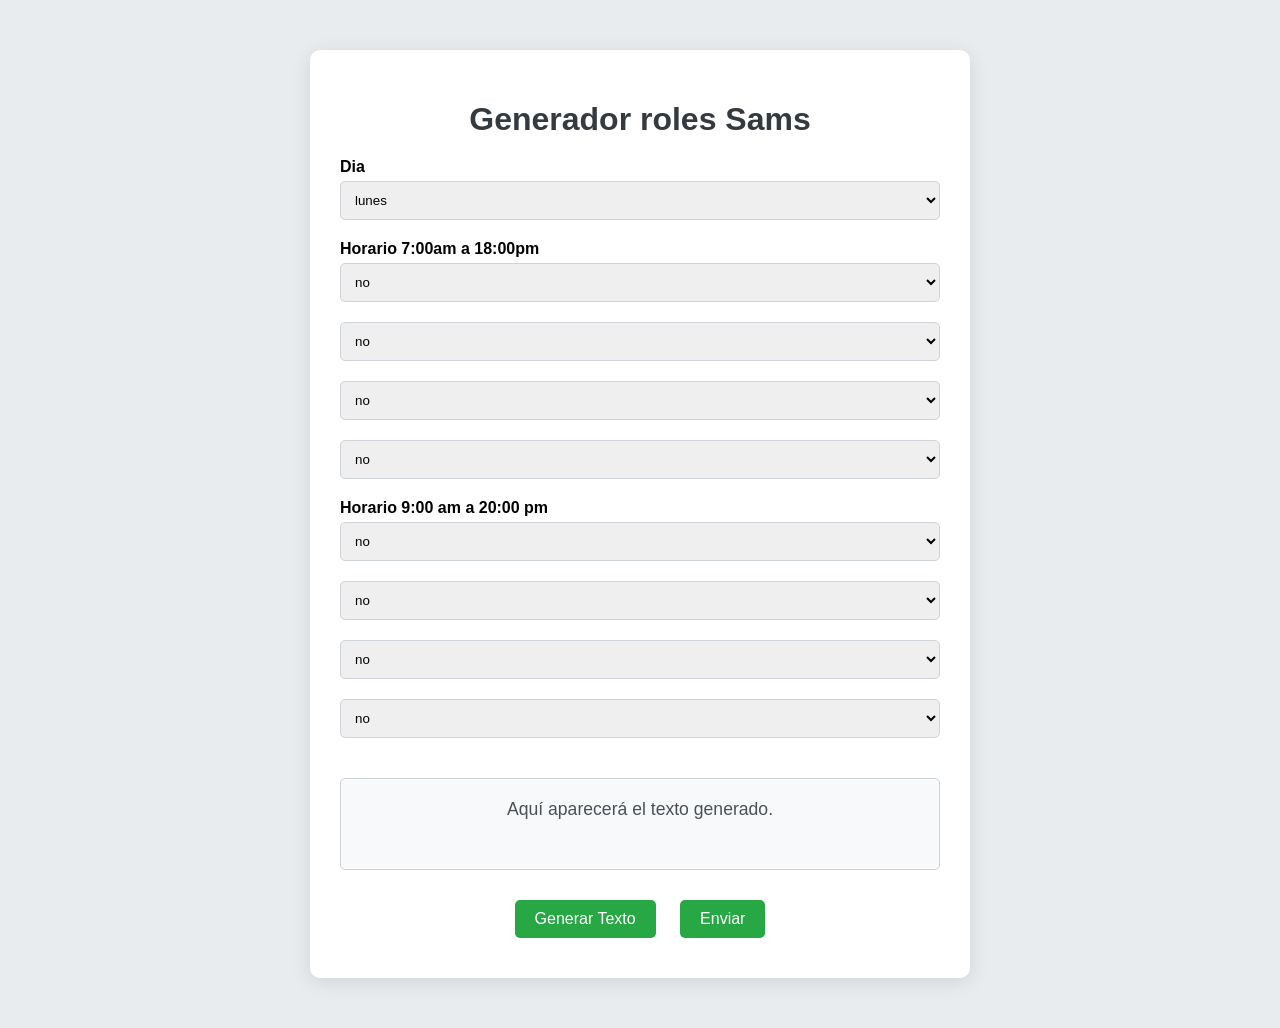
<file: index.html>
<!DOCTYPE html>
<html lang="es">
<head>
    <meta charset="UTF-8">
    <meta name="viewport" content="width=device-width, initial-scale=1.0">
    <title>Generador roles</title>
    <link rel="stylesheet" href="estilos.css">
</head>
<body>
    <div class="container">
        <h1>Generador roles Sams</h1>
        
        <div class="selectors">
            <label for="selector1">Dia</label>
            <select id="selectorxd">
                <option value="LUNES">lunes</option>
                <option value="MARTES">martes</option>
                <option value="MIERCOLES">miercoles</option>
                <option value="JUEVES">jueves</option>
                <option value="VIERNES">viernes</option>
                <option value="SABADO">sabado</option>
                <option value="DOMINGO">domingo</option>

            </select>
            <label for="selector1">Horario 7:00am a 18:00pm</label>
            <select id="selectora">
                <option value="">no</option>
                <option value="Alan Ramos">Alan</option>
                <option value="Axel Vera">Axel</option>
                <option value="Thalia Huerta">Thalia</option>
                <option value="Edmundo Paez">Edmundo</option>
                <option value="Jose Ricardo">Jose R</option>
                <option value="Noe Garfias">Noe</option>

            </select>
            <select id="selectorb">
                <option value="">no</option>
                <option value="Alan Ramos">Alan</option>
                <option value="Axel Vera">Axel</option>
                <option value="Thalia Huerta">Thalia</option>
                <option value="Edmundo Paez">Edmundo</option>
                <option value="Jose Ricardo">Jose R</option>
                <option value="Noe Garfias">Noe</option>

            </select>
            <select id="selectorc">
                <option value="">no</option>
                <option value="Alan Ramos">Alan</option>
                <option value="Axel Vera">Axel</option>
                <option value="Thalia Huerta">Thalia</option>
                <option value="Edmundo Paez">Edmundo</option>
                <option value="Jose Ricardo">Jose R</option>
                <option value="Noe Garfias">Noe</option>

            </select>
            <select id="selectord">
                <option value="">no</option>
                <option value="Alan Ramos">Alan</option>
                <option value="Axel Vera">Axel</option>
                <option value="Thalia Huerta">Thalia</option>
                <option value="Edmundo Paez">Edmundo</option>
                <option value="Jose Ricardo">Jose R</option>
                <option value="Noe Garfias">Noe</option>
            </select>

            <label for="selector2">Horario 9:00 am a 20:00 pm</label>
            <select id="selectore">
                <option value="">no</option>
                <option value="Alan Ramos">Alan</option>
                <option value="Axel Vera">Axel</option>
                <option value="Thalia Huerta">Thalia</option>
                <option value="Edmundo Paez">Edmundo</option>
                <option value="Jose Ricardo">Jose R</option>
                <option value="Noe Garfias">Noe</option>
            </select>
            <select id="selectorf">
                <option value="">no</option>
                <option value="Alan Ramos">Alan</option>
                <option value="Axel Vera">Axel</option>
                <option value="Thalia Huerta">Thalia</option>
                <option value="Edmundo Paez">Edmundo</option>
                <option value="Jose Ricardo">Jose R</option>
                <option value="Noe Garfias">Noe</option>
            </select>
            <select id="selectorg">
                <option value="">no</option>
                <option value="Alan Ramos">Alan</option>
                <option value="Axel Vera">Axel</option>
                <option value="Thalia Huerta">Thalia</option>
                <option value="Edmundo Paez">Edmundo</option>
                <option value="Jose Ricardo">Jose R</option>
                <option value="Noe Garfias">Noe</option>
            </select>
            <select id="selectorh">
                <option value="">no</option>
                <option value="Alan Ramos">Alan</option>
                <option value="Axel Vera">Axel</option>
                <option value="Thalia Huerta">Thalia</option>
                <option value="Edmundo Paez">Edmundo</option>
                <option value="Jose Ricardo">Jose R</option>
                <option value="Noe Garfias">Noe</option>
            </select>
        </div>

        <div id="text-output" class="text-output">Aquí aparecerá el texto generado.</div>
        <button id="generate-button" class="button">Generar Texto</button>
        <a id="whatsapp-share" class="button" href="#" target="_blank">Enviar</a>
    </div>
    <script src="script.js"></script>
</body>
</html>
</file>
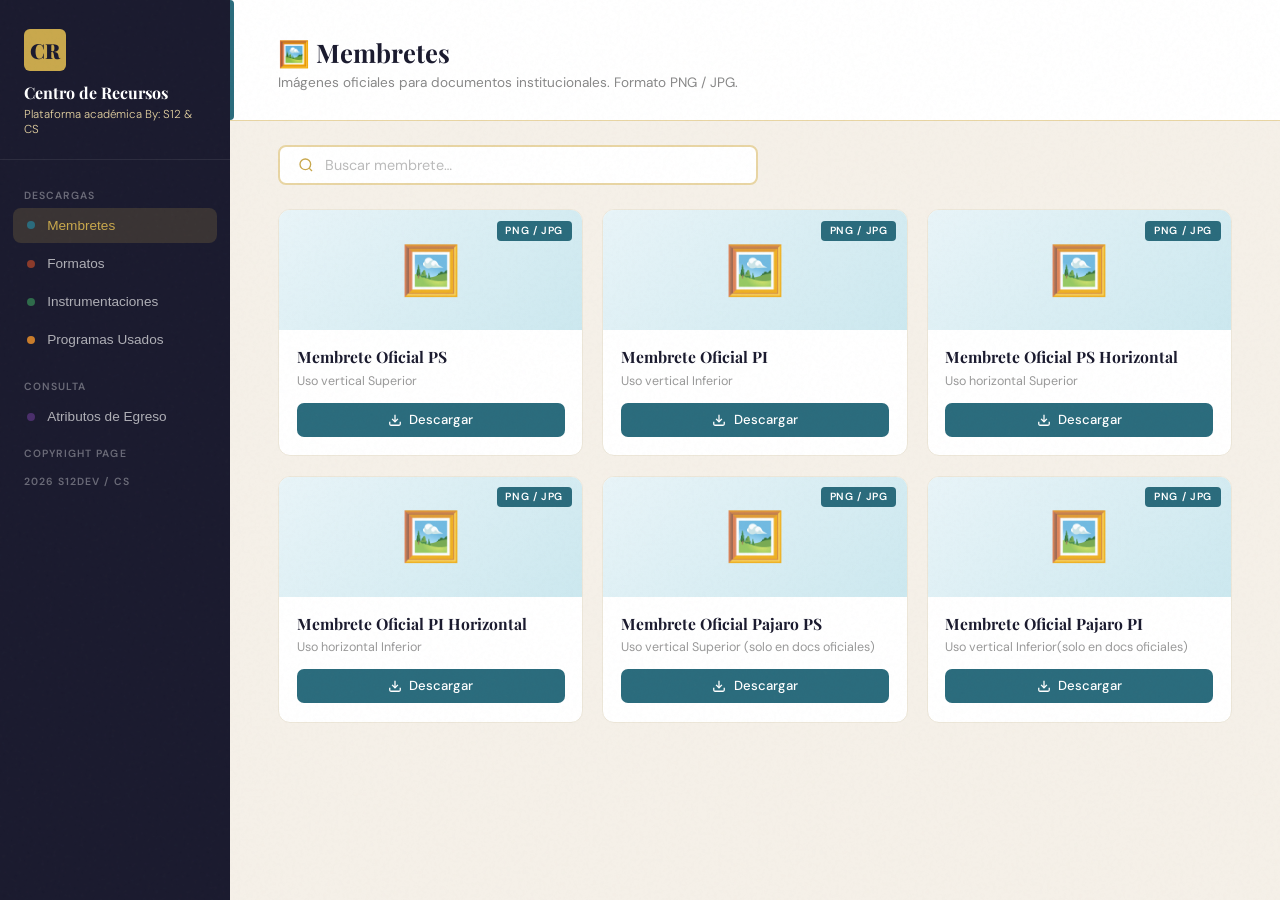
<file: files/TPF.html>
<!DOCTYPE html>
<html lang="es">
<head>
  <meta charset="UTF-8" />
  <meta name="viewport" content="width=device-width, initial-scale=1.0" />
  <meta name="theme-color" content="#1a1a2e" />
  <title>Centro de Recursos Académicos</title>
  <meta name="apple-mobile-web-app-capable" content="yes" />
  <meta name="apple-mobile-web-app-status-bar-style" content="black-translucent" />
  <meta name="apple-mobile-web-app-title" content="CentroRec" />
  <meta name="description" content="Plataforma académica con membretes, formatos, instrumentaciones y atributos de egreso." />
  <meta name="mobile-web-app-capable" content="yes" />
  <link href="https://fonts.googleapis.com/css2?family=Playfair+Display:wght@400;700;900&family=DM+Sans:wght@300;400;500&display=swap" rel="stylesheet" />
  <link rel="manifest" href="./manifest.json" />
  <link rel="apple-touch-icon" href="./icon.png" />
  <script src="https://cdn.onesignal.com/sdks/web/v16/OneSignalSDK.page.js" defer></script>
  <script>
    window.OneSignalDeferred = window.OneSignalDeferred || [];
    OneSignalDeferred.push(async function(OneSignal) {
      await OneSignal.init({
        appId: "dd5f2feb-8715-4f3c-91b2-69a1d9342e32",
      });
    });
  </script>
  <style>
    :root {
      --ink:        #1a1a2e;
      --paper:      #f5f0e8;
      --gold:       #c9a84c;
      --gold-light: #e8d5a3;
      --rust:       #8b3a2a;
      --teal:       #2a6b7c;
      --green:      #2e6b4a;
      --purple:     #4a2e6b;
      --shadow:     rgba(26,26,46,0.12);
    }
    *, *::before, *::after { box-sizing:border-box; margin:0; padding:0; }
    body {
      font-family:'DM Sans',sans-serif;
      background-color:var(--paper);
      color:var(--ink); min-height:100vh; overflow-x:hidden;
    }
    body::before {
      content:''; position:fixed; inset:0;
      background-image:url("data:image/svg+xml,%3Csvg viewBox='0 0 256 256' xmlns='http://www.w3.org/2000/svg'%3E%3Cfilter id='n'%3E%3CfeTurbulence type='fractalNoise' baseFrequency='0.9' numOctaves='4' stitchTiles='stitch'/%3E%3C/filter%3E%3Crect width='100%25' height='100%25' filter='url(%23n)' opacity='0.04'/%3E%3C/svg%3E");
      pointer-events:none; z-index:100; opacity:.5;
    }

    /* ── Layout ── */
    .layout { display:flex; min-height:100vh; }

    /* ── Sidebar ── */
    nav {
      width:230px; background:var(--ink); flex-shrink:0;
      display:flex; flex-direction:column;
      position:sticky; top:0; height:100vh; overflow-y:auto;
    }
    .nav-logo {
      padding:1.8rem 1.5rem 1.4rem;
      border-bottom:1px solid rgba(255,255,255,.08);
    }
    .nav-logo .mark {
      width:42px; height:42px; background:var(--gold); border-radius:6px;
      display:flex; align-items:center; justify-content:center;
      font-family:'Playfair Display',serif; font-weight:900; font-size:1.3rem; color:var(--ink);
      margin-bottom:.75rem;
    }
    .nav-logo h1 { font-family:'Playfair Display',serif; font-size:1rem; font-weight:700; color:#fff; line-height:1.3; }
    .nav-logo p  { font-size:.72rem; color:var(--gold-light); margin-top:.2rem; font-weight:300; }
    .nav-links { padding:1.2rem .8rem; flex:1; }
    .nav-section-title {
      font-size:.65rem; font-weight:600; letter-spacing:.1em;
      text-transform:uppercase; color:rgba(255,255,255,.35);
      padding:.6rem .7rem .35rem;
    }
    .nav-link {
      display:flex; align-items:center; gap:.75rem;
      padding:.65rem .9rem; border-radius:8px;
      color:rgba(255,255,255,.65); font-size:.85rem;
      cursor:pointer; transition:all .18s;
      border:none; background:none; width:100%; text-align:left; margin-bottom:.15rem;
    }
    .nav-link:hover { background:rgba(255,255,255,.07); color:#fff; }
    .nav-link.active { background:rgba(201,168,76,.18); color:var(--gold); font-weight:500; }
    .dot { width:8px; height:8px; border-radius:50%; flex-shrink:0; }
    .dot-teal   { background:var(--teal);   }
    .dot-rust   { background:var(--rust);   }
    .dot-green  { background:var(--green);  }
    .dot-purple { background:var(--purple); }

    .dot-orange { background:#c97c2a; }

    /* ── Content ── */
    .content { flex:1; overflow:hidden; }
    .page { display:none; }
    .page.active { display:block; }

    /* ── Page header ── */
    .page-header {
      padding:2.2rem 3rem 1.8rem;
      border-bottom:1px solid var(--gold-light);
      background:#fff; position:relative;
    }
    .page-header::before {
      content:''; position:absolute; left:0; top:0; bottom:0;
      width:4px; border-radius:0 4px 4px 0;
    }
    .ph-teal::before   { background:var(--teal);   }
    .ph-rust::before   { background:var(--rust);   }
    .ph-green::before  { background:var(--green);  }
    .ph-purple::before { background:var(--purple); }
    .page-header h2 { font-family:'Playfair Display',serif; font-size:1.6rem; font-weight:700; color:var(--ink); }
    .page-header p  { color:#888; font-size:.85rem; margin-top:.3rem; }

    /* ── Search ── */
    .search-row { padding:1.5rem 3rem; background:var(--paper); }
    .search-box {
      display:flex; align-items:center; background:#fff;
      border:2px solid var(--gold-light); border-radius:8px;
      padding:.58rem 1.1rem; gap:.7rem; max-width:480px; transition:border-color .2s;
    }
    .search-box:focus-within { border-color:var(--gold); }
    .search-box svg { color:var(--gold); flex-shrink:0; }
    .search-box input {
      border:none; outline:none; font-family:'DM Sans',sans-serif;
      font-size:.9rem; color:var(--ink); background:transparent; flex:1;
    }
    .search-box input::placeholder { color:#bbb; }

    /* ── Download Cards ── */
    .card-area { padding:0 3rem 3rem; }
    .card-grid { display:grid; grid-template-columns:repeat(auto-fill,minmax(255px,1fr)); gap:1.2rem; }
    .card {
      background:#fff; border-radius:12px; border:1.5px solid #ece6d8;
      overflow:hidden; transition:transform .22s,box-shadow .22s,border-color .22s;
      display:flex; flex-direction:column; animation:fadeUp .35s ease both;
    }
    .card:hover { transform:translateY(-4px); box-shadow:0 12px 32px var(--shadow); }
    .card-teal:hover  { border-color:var(--teal);  }
    .card-rust:hover  { border-color:var(--rust);  }
    .card-green:hover { border-color:var(--green); }
    .card-thumb {
      height:120px; display:flex; align-items:center;
      justify-content:center; position:relative; overflow:hidden;
    }
    .thumb-teal  { background:linear-gradient(135deg,#e8f4f8,#cce8ef); }
    .thumb-rust  { background:linear-gradient(135deg,#fdf3e3,#f2e0c4); }
    .thumb-green { background:linear-gradient(135deg,#e6f4ec,#c8e8d4); }
    .thumb-icon { font-size:3rem; opacity:.85; transition:transform .3s; }
    .card:hover .thumb-icon { transform:scale(1.1) rotate(-4deg); }
    .badge {
      position:absolute; top:.65rem; right:.65rem;
      font-size:.65rem; font-weight:600; text-transform:uppercase; letter-spacing:.06em;
      padding:.22rem .55rem; border-radius:4px;
    }
    .badge-teal  { background:var(--teal);  color:#fff; }
    .badge-rust  { background:var(--rust);  color:#fff; }
    .badge-green { background:var(--green); color:#fff; }
    .card-body { padding:1rem 1.1rem 1.15rem; flex:1; display:flex; flex-direction:column; }
    .card-title { font-family:'Playfair Display',serif; font-size:.98rem; font-weight:700; color:var(--ink); line-height:1.35; margin-bottom:.35rem; }
    .card-meta  { font-size:.78rem; color:#999; margin-bottom:.85rem; flex:1; }
    .btn-dl {
      display:flex; align-items:center; justify-content:center; gap:.45rem;
      padding:.54rem .9rem; border-radius:7px; border:none;
      font-family:'DM Sans',sans-serif; font-size:.82rem; font-weight:500;
      cursor:pointer; text-decoration:none; transition:filter .18s; color:#fff;
    }
    .btn-dl:hover { filter:brightness(1.12); }
    .btn-teal  { background:var(--teal);  }
    .btn-rust  { background:var(--rust);  }
    .btn-green { background:var(--green); }
    .empty-msg { color:#ccc; font-size:.85rem; grid-column:1/-1; padding:2rem 0; }

    /* ════════════════════════════════════
       ATRIBUTOS DE EGRESO
    ════════════════════════════════════ */
    .ae-wrap { padding:1.5rem 3rem 4rem; }

    /* Search for materias */
    .ae-search-row { padding:1.5rem 3rem .2rem; }

    /* Materia accordion */
    .materia-card {
      background:#fff; border:1.5px solid #ece6d8; border-radius:14px;
      margin-bottom:1.1rem; overflow:hidden;
      box-shadow:0 2px 8px rgba(0,0,0,.04);
      transition:box-shadow .22s; animation:fadeUp .35s ease both;
    }
    .materia-card:hover { box-shadow:0 6px 24px var(--shadow); }

    .materia-header {
      display:flex; align-items:center; gap:1rem;
      padding:1.2rem 1.5rem; cursor:pointer; user-select:none;
      transition:background .18s;
    }
    .materia-header:hover { background:#faf7f2; }

    .materia-icon {
      width:44px; height:44px; border-radius:10px;
      background:linear-gradient(135deg,var(--purple),#7b52a8);
      display:flex; align-items:center; justify-content:center;
      font-size:1.2rem; flex-shrink:0;
      box-shadow:0 3px 10px rgba(74,46,107,.25);
    }
    .materia-info { flex:1; }
    .materia-info h3 { font-family:'Playfair Display',serif; font-size:1.05rem; font-weight:700; color:var(--ink); }
    .materia-info .materia-sub { font-size:.76rem; color:#999; margin-top:.18rem; }

    .materia-badge {
      font-size:.68rem; font-weight:600; text-transform:uppercase; letter-spacing:.07em;
      padding:.22rem .65rem; border-radius:20px;
      background:rgba(74,46,107,.1); color:var(--purple);
      flex-shrink:0;
    }
    .materia-chevron { color:#ccc; transition:transform .25s; flex-shrink:0; }
    .materia-card.open .materia-chevron { transform:rotate(180deg); }

    .materia-body { max-height:0; overflow:hidden; transition:max-height .4s ease; }
    .materia-card.open .materia-body { max-height:1400px; }

    .materia-body-inner {
      padding:0 1.5rem 1.6rem;
      border-top:1px solid #f0ebe0;
    }

    /* ── Atributo de egreso box ── */
    .atributo-box {
      margin:1.2rem 0 1.4rem;
      background:linear-gradient(135deg,#f0ebf8 0%,#e8e0f5 100%);
      border-radius:10px; padding:1.1rem 1.3rem;
      border-left:4px solid var(--purple);
    }
    .box-label {
      font-size:.68rem; font-weight:700; text-transform:uppercase; letter-spacing:.1em;
      color:var(--purple); margin-bottom:.5rem;
      display:flex; align-items:center; gap:.4rem;
    }
    .atributo-box p { font-size:.9rem; color:#333; line-height:1.6; }

    /* ── Objetivo box ── */
    .objetivo-box {
      background:linear-gradient(135deg,#fdf8ec 0%,#f8efd0 100%);
      border-radius:10px; padding:1.1rem 1.3rem;
      border-left:4px solid var(--gold);
      margin-bottom:1.4rem;
    }
    .objetivo-box p { font-size:.9rem; color:#444; line-height:1.6; }

    /* ── Indicadores section ── */
    .ind-section-title {
      font-size:.7rem; font-weight:700; text-transform:uppercase;
      letter-spacing:.1em; margin:1.4rem 0 .7rem;
      display:flex; align-items:center; gap:.5rem;
    }
    .ind-section-title::after {
      content:''; flex:1; height:1px; background:currentColor; opacity:.15;
    }
    .ind-section-title.general  { color:var(--teal);  }
    .ind-section-title.especifico { color:var(--rust); }

    /* Indicator row */
    .ind-row {
      display:flex; align-items:flex-start; gap:.85rem;
      padding:.7rem 1rem; border-radius:8px;
      background:var(--paper); margin-bottom:.45rem;
      border:1px solid transparent;
      transition:border-color .18s, background .18s;
    }
    .ind-row:hover { background:#fff; border-color:var(--gold-light); }

    /* Letter badge */
    .ind-letter {
      width:26px; height:26px; border-radius:6px;
      display:flex; align-items:center; justify-content:center;
      font-family:'Playfair Display',serif; font-weight:700; font-size:.85rem;
      flex-shrink:0; margin-top:.05rem;
    }
    .letter-general    { background:rgba(42,107,124,.12); color:var(--teal);  }
    .letter-especifico { background:rgba(139,58,42,.12);  color:var(--rust);  }

    .ind-content { flex:1; }
    .ind-text { font-size:.86rem; color:#333; line-height:1.5; }
    .ind-meta-row { display:flex; align-items:center; gap:.5rem; margin-top:.35rem; flex-wrap:wrap; }

    .ind-tipo {
      font-size:.65rem; font-weight:600; text-transform:uppercase; letter-spacing:.06em;
      padding:.15rem .5rem; border-radius:4px;
    }
    .tipo-general    { background:rgba(42,107,124,.1);  color:var(--teal);  }
    .tipo-especifico { background:rgba(139,58,42,.1);   color:var(--rust);  }

    .ind-alcance {
      font-size:.65rem; font-weight:600;
      padding:.15rem .5rem; border-radius:4px;
    }
    .alc-alto   { background:#d4edda; color:#155724; }
    .alc-medio  { background:#fff3cd; color:#856404; }
    .alc-basico { background:#f8d7da; color:#721c24; }

    .ph-orange::before { background:#c97c2a; }
    .card-orange:hover  { border-color:#c97c2a; }
    .thumb-orange { background:linear-gradient(135deg,#fef3e2,#fde3b8); }
    .badge-orange { background:#c97c2a; color:#fff; }
    .btn-orange   { background:#c97c2a; }

    /* ── Responsive ── */
    @media(max-width:800px){
      nav { width:200px; }
      .page-header,.search-row,.card-area,.ae-wrap,.ae-search-row { padding-left:1.4rem; padding-right:1.4rem; }
    }
    @media(max-width:640px){
      .layout { flex-direction:column; }
      nav { width:100%; height:auto; position:relative; }
      .nav-links { display:flex; flex-wrap:wrap; padding:.8rem; gap:.3rem; }
      .nav-link { width:auto; flex:1 1 auto; justify-content:center; font-size:.78rem; padding:.5rem .7rem; }
      .nav-section-title { display:none; }
    }

    @keyframes fadeUp {
      from { opacity:0; transform:translateY(16px); }
      to   { opacity:1; transform:translateY(0); }
    }
  </style>
</head>
<body>
<div class="layout">

  <nav>
    <div class="nav-logo">
      <div class="mark">CR</div>
      <h1>Centro de Recursos</h1>
      <p>Plataforma académica By: S12 & CS</p>
    </div>
    <div class="nav-links">
      <div class="nav-section-title">Descargas</div>
      <button class="nav-link active" onclick="showPage('membretes',this)">
        <span class="dot dot-teal"></span> Membretes
      </button>
      <button class="nav-link" onclick="showPage('formatos',this)">
        <span class="dot dot-rust"></span> Formatos
      </button>
      <button class="nav-link" onclick="showPage('instrumentaciones',this)">
        <span class="dot dot-green"></span> Instrumentaciones
      </button>
      <button class="nav-link" onclick="showPage('programas',this)">
        <span class="dot dot-orange"></span> Programas Usados
      </button>
      <div class="nav-section-title" style="margin-top:.8rem;">Consulta</div>
      <button class="nav-link" onclick="showPage('atributos',this)">
        <span class="dot dot-purple"></span> Atributos de Egreso
      </button>
      <div class="nav-section-title">Copyright page</div>
      <div class="nav-section-title">2026 S12dev / CS</div>
    </div>
  </nav>

  <div class="content">

    <div class="page active" id="page-membretes">
      <div class="page-header ph-teal">
        <h2>🖼️ Membretes</h2>
        <p>Imágenes oficiales para documentos institucionales. Formato PNG / JPG.</p>
      </div>
      <div class="search-row">
        <div class="search-box">
          <svg width="16" height="16" fill="none" stroke="currentColor" stroke-width="2" viewBox="0 0 24 24"><circle cx="11" cy="11" r="8"/><line x1="21" y1="21" x2="16.65" y2="16.65"/></svg>
          <input type="text" placeholder="Buscar membrete…" oninput="filterGrid('gridMem',membretes,'teal',this.value)"/>
        </div>
      </div>
      <div class="card-area"><div class="card-grid" id="gridMem"></div></div>
    </div>

    <div class="page" id="page-formatos">
      <div class="page-header ph-rust">
        <h2>📄 Formatos de Evidencia</h2>
        <p>Plantillas Word para registro y documentación de evidencias. Formato DOCX.</p>
      </div>
      <div class="search-row">
        <div class="search-box">
          <svg width="16" height="16" fill="none" stroke="currentColor" stroke-width="2" viewBox="0 0 24 24"><circle cx="11" cy="11" r="8"/><line x1="21" y1="21" x2="16.65" y2="16.65"/></svg>
          <input type="text" placeholder="Buscar formato…" oninput="filterGrid('gridFmt',formatos,'rust',this.value)"/>
        </div>
      </div>
      <div class="card-area"><div class="card-grid" id="gridFmt"></div></div>
    </div>

    <div class="page" id="page-instrumentaciones">
      <div class="page-header ph-green">
        <h2>📋 Instrumentaciones</h2>
        <p>Documentos de planeación didáctica e instrumentación de materias. Formato DOCX.</p>
      </div>
      <div class="search-row">
        <div class="search-box">
          <svg width="16" height="16" fill="none" stroke="currentColor" stroke-width="2" viewBox="0 0 24 24"><circle cx="11" cy="11" r="8"/><line x1="21" y1="21" x2="16.65" y2="16.65"/></svg>
          <input type="text" placeholder="Buscar instrumentación…" oninput="filterGrid('gridInst',instrumentaciones,'green',this.value)"/>
        </div>
      </div>
      <div class="card-area"><div class="card-grid" id="gridInst"></div></div>
    </div>

    <div class="page" id="page-programas">
      <div class="page-header ph-orange">
        <h2>💾 Programas Usados</h2>
        <p>Software y herramientas utilizadas en las materias. Accede a los instaladores y recursos.</p>
      </div>
      <div class="search-row">
        <div class="search-box">
          <svg width="16" height="16" fill="none" stroke="currentColor" stroke-width="2" viewBox="0 0 24 24"><circle cx="11" cy="11" r="8"/><line x1="21" y1="21" x2="16.65" y2="16.65"/></svg>
          <input type="text" placeholder="Buscar programa…" oninput="filterGrid('gridProg',programas,'orange',this.value)"/>
        </div>
      </div>
      <div class="card-area"><div class="card-grid" id="gridProg"></div></div>
    </div>

    <div class="page" id="page-atributos">
      <div class="page-header ph-purple">
        <h2>🎓 Atributos de Egreso</h2>
        <p>Atributo de egreso, objetivo e indicadores de alcance generales y específicos por materia.</p>
      </div>

      <div class="ae-search-row">
        <div class="search-box" style="max-width:480px;">
          <svg width="16" height="16" fill="none" stroke="currentColor" stroke-width="2" viewBox="0 0 24 24"><circle cx="11" cy="11" r="8"/><line x1="21" y1="21" x2="16.65" y2="16.65"/></svg>
          <input type="text" placeholder="Buscar materia…" oninput="filterMaterias(this.value)"/>
        </div>
      </div>

      <div class="ae-wrap" id="aeContainer"></div>
    </div>

  </div></div><script src="app.js"></script>
  <script>
    // ── 1. Registro del Service Worker ───────────────────────────
    // Se registra con scope './' para cubrir toda la carpeta TPF/.
    // El SW vive en TPF/sw.js, por lo que su scope natural ya es
    // TPF/ — no se necesita header Service-Worker-Allowed.
    if ('serviceWorker' in navigator) {
      window.addEventListener('load', () => {
        navigator.serviceWorker
          .register('./sw.js', { scope: './' })
          .then((reg) => {
            console.log('[PWA] Service Worker registrado ✓ scope:', reg.scope);
          })
          .catch((err) => {
            console.warn('[PWA] Error al registrar SW:', err);
          });
      });
    }

    // ── 2. Banner de instalación en iOS (Safari) ─────────────────
    // iOS no muestra un banner automático como Android.
    // Detectamos si el usuario está en un iPhone/iPad con Safari
    // y NO ha instalado la app todavía, y le mostramos una guía.
    (function mostrarGuiaIOS() {
      const esIOS = /iphone|ipad|ipod/i.test(navigator.userAgent);
      const esSafari = /^((?!chrome|android).)*safari/i.test(navigator.userAgent);
      const yaInstalada = window.navigator.standalone === true;
      const yaVioMensaje = sessionStorage.getItem('pwa-ios-guia-vista');

      if (esIOS && esSafari && !yaInstalada && !yaVioMensaje) {
        // Marcamos para no volver a mostrar en esta sesión
        sessionStorage.setItem('pwa-ios-guia-vista', '1');

        // Crear el toast/banner de instalación
        const banner = document.createElement('div');
        banner.id = 'pwa-ios-banner';
        banner.innerHTML = `
          <div style="
            position: fixed;
            bottom: 0; left: 0; right: 0;
            background: #1a1a2e;
            color: #f5f0e8;
            font-family: 'DM Sans', sans-serif;
            font-size: 0.88rem;
            padding: 1rem 1.2rem;
            display: flex;
            align-items: center;
            gap: 0.9rem;
            box-shadow: 0 -4px 24px rgba(0,0,0,0.3);
            z-index: 9999;
            animation: slideUp 0.4s ease;
          ">
            <span style="font-size:1.6rem; flex-shrink:0;">📲</span>
            <div style="flex:1; line-height:1.45;">
              <strong style="color:#c9a84c;">Instala esta app en tu iPhone</strong><br/>
              Toca <strong>Compartir</strong>
              <svg style="width:16px;height:16px;vertical-align:middle;margin:0 2px;" fill="none" stroke="#c9a84c" stroke-width="2" viewBox="0 0 24 24">
                <path d="M4 12v8a2 2 0 0 0 2 2h12a2 2 0 0 0 2-2v-8"/>
                <polyline points="16 6 12 2 8 6"/>
                <line x1="12" y1="2" x2="12" y2="15"/>
              </svg>
              y luego <strong>"Agregar a pantalla de inicio"</strong>.
            </div>
            <button onclick="document.getElementById('pwa-ios-banner').remove()" style="
              background: none; border: none; color: #c9a84c;
              font-size: 1.4rem; cursor: pointer; flex-shrink: 0;
              line-height: 1; padding: 0.2rem;
            " aria-label="Cerrar">×</button>
          </div>
          <style>
            @keyframes slideUp {
              from { transform: translateY(100%); opacity: 0; }
              to   { transform: translateY(0);    opacity: 1; }
            }
          </style>
        `;
        document.body.appendChild(banner);

        // Auto-ocultar después de 12 segundos
        setTimeout(() => {
          const el = document.getElementById('pwa-ios-banner');
          if (el) {
            el.style.transition = 'opacity 0.5s';
            el.style.opacity = '0';
            setTimeout(() => el.remove(), 500);
          }
        }, 12000);
      }
    })();
  </script>

</body>
</html>
</file>
<file: estilos.css>
body {
    font-family: 'Arial', sans-serif;
    background-color: #e9ecef;
    margin: 0;
    padding: 0;
}

.container {
    max-width: 600px;
    margin: 50px auto;
    padding: 30px;
    background: white;
    border-radius: 10px;
    box-shadow: 0 4px 20px rgba(0, 0, 0, 0.1);
    text-align: center;
}

h1 {
    color: #343a40;
    margin-bottom: 20px;
}

.selectors {
    margin: 20px 0;
    display: flex;
    flex-direction: column; /* Asegura que los selectores estén en vertical */
    align-items: flex-start; /* Alinea los elementos al inicio */
}

label {
    font-weight: bold;
    margin-bottom: 5px; /* Espacio entre la etiqueta y el selector */
}

select {
    padding: 10px;
    border: 1px solid #ced4da;
    border-radius: 5px;
    margin-bottom: 20px; /* Espacio entre selectores */
    width: 100%; /* Asegura que el selector ocupe todo el ancho */
}

.text-output {
    margin: 20px 0;
    padding: 20px;
    border: 1px solid #ced4da;
    border-radius: 5px;
    background-color: #f8f9fa;
    min-height: 50px;
    font-size: 1.1em;
    color: #495057;
}

.button {
    display: inline-block;
    margin: 10px;
    padding: 10px 20px;
    background-color: #28a745; /* Color de WhatsApp */
    color: white;
    border: none;
    border-radius: 5px;
    text-decoration: none;
    cursor: pointer;
    transition: background-color 0.3s, transform 0.2s;
    font-size: 1em;
}

.button:hover {
    background-color: #218838; /* Color más oscuro de WhatsApp */
    transform: translateY(-2px);
}

@media (max-width: 600px) {
    select {
        width: 100%;
    }
}
</file>
